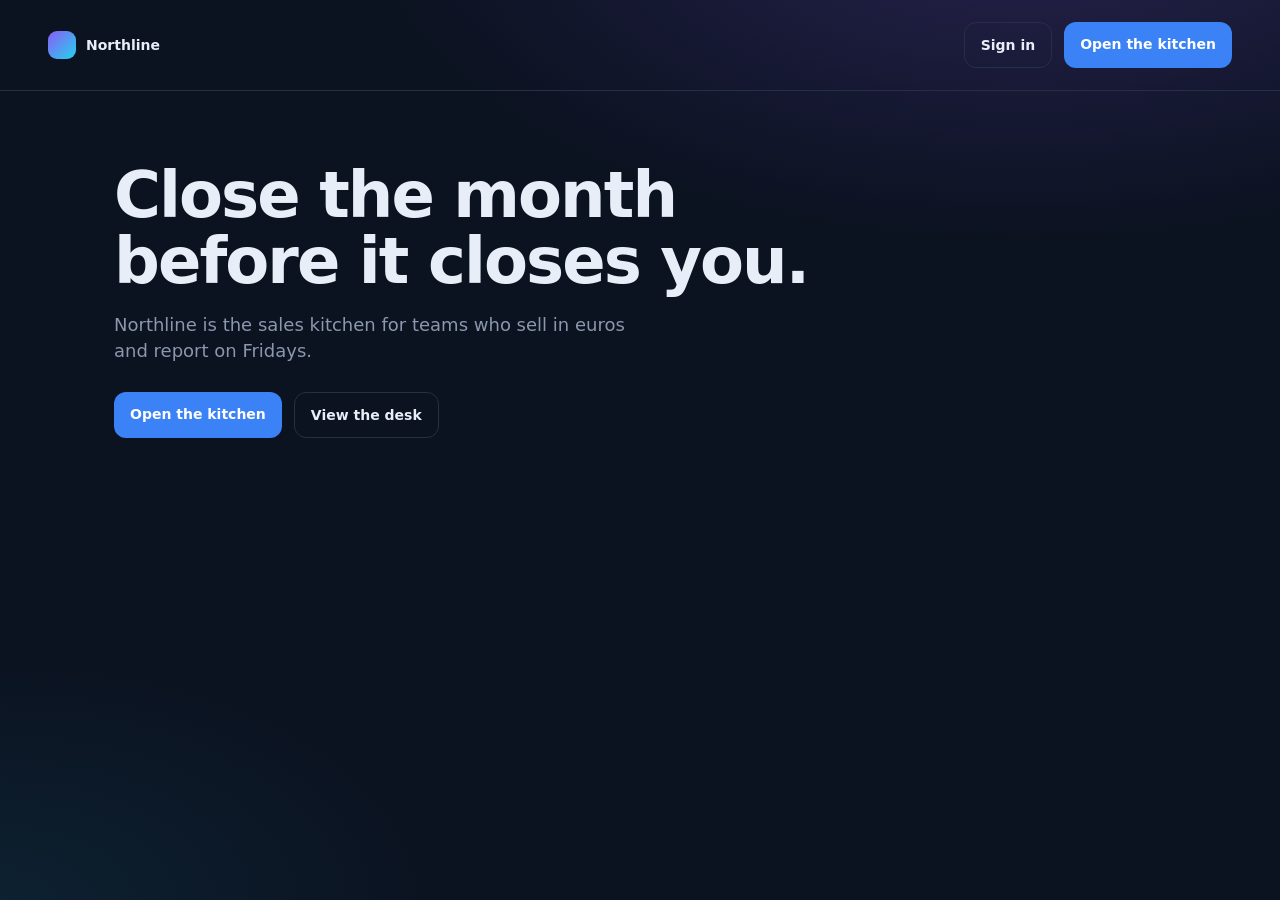
<file: index.html>
<!doctype html><html lang="en"><head><meta charset="utf-8"><meta name="viewport" content="width=device-width,initial-scale=1"><title>Northline — See the floor. Close the book.</title><link rel="stylesheet" href="northline.css"></head><body class="mkt"><header class="nav"><div class="brand"><div class="mark"></div>Northline</div><div class="row"><a class="btn ghost" href="login.html">Sign in</a><a class="btn" href="signup.html">Open the kitchen</a></div></header><section class="hero"><h1>Close the month before it closes you.</h1><p>Northline is the sales kitchen for teams who sell in euros and report on Fridays.</p><div class="row"><a class="btn" href="signup.html">Open the kitchen</a><a class="btn ghost" href="overview.html">View the desk</a></div></section></body></html>
</file>
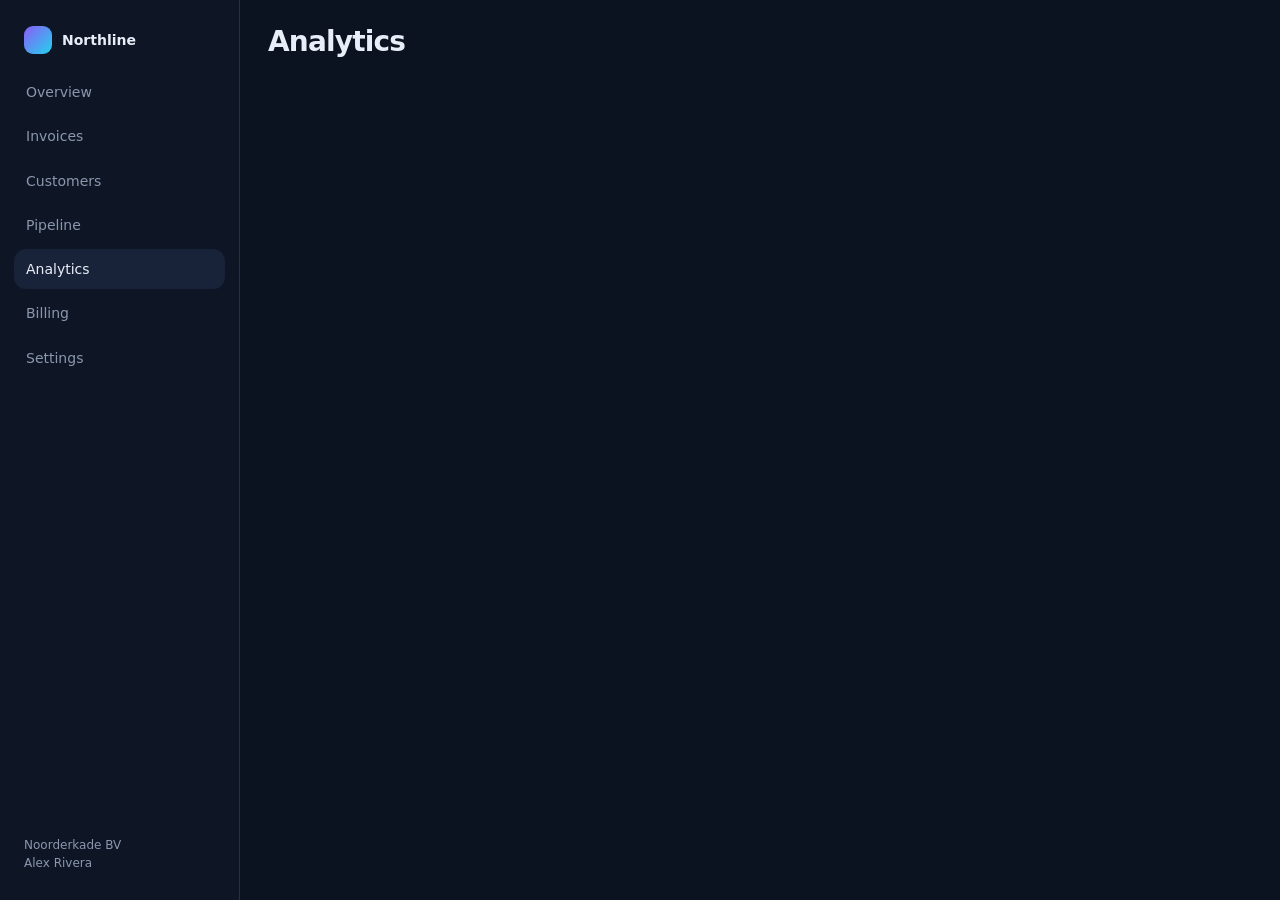
<file: analytics.html>
<!doctype html><html lang="en"><head><meta charset="utf-8"><meta name="viewport" content="width=device-width,initial-scale=1"><title>Analytics — Northline</title><link rel="stylesheet" href="northline.css"></head><body><div class="app"><aside class="rail" id="rail"></aside><main class="main"><h1>Analytics</h1></main></div><script src="northline.js"></script><script>Northline.shell("analytics.html")</script></body></html>
</file>
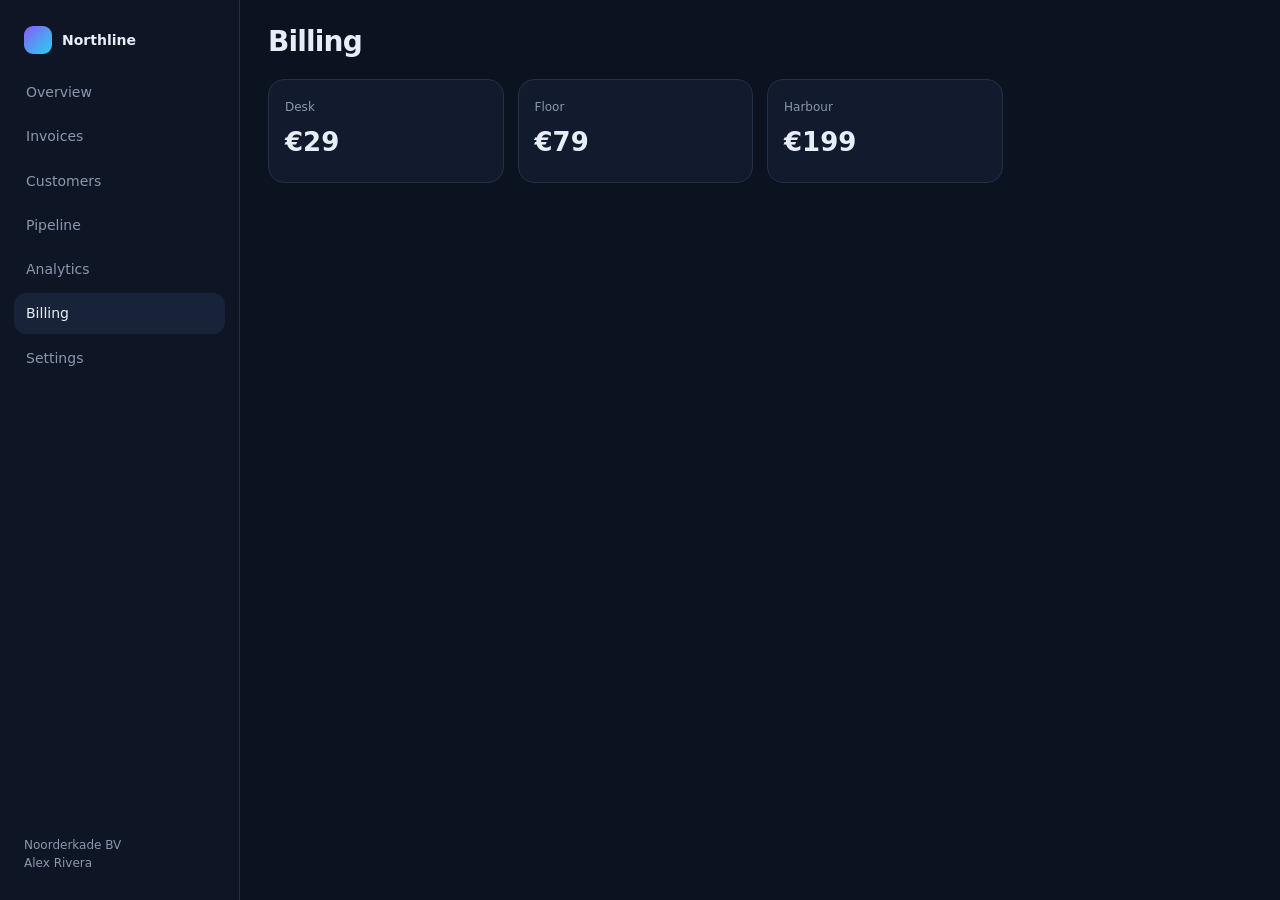
<file: billing.html>
<!doctype html><html lang="en"><head><meta charset="utf-8"><meta name="viewport" content="width=device-width,initial-scale=1"><title>Billing — Northline</title><link rel="stylesheet" href="northline.css"></head><body><div class="app"><aside class="rail" id="rail"></aside><main class="main"><h1>Billing</h1><section class="kpis" style="margin-top:16px"><article class="kpi"><span>Desk</span><b>€29</b></article><article class="kpi"><span>Floor</span><b>€79</b></article><article class="kpi"><span>Harbour</span><b>€199</b></article></section></main></div><script src="northline.js"></script><script>Northline.shell("billing.html")</script></body></html>
</file>
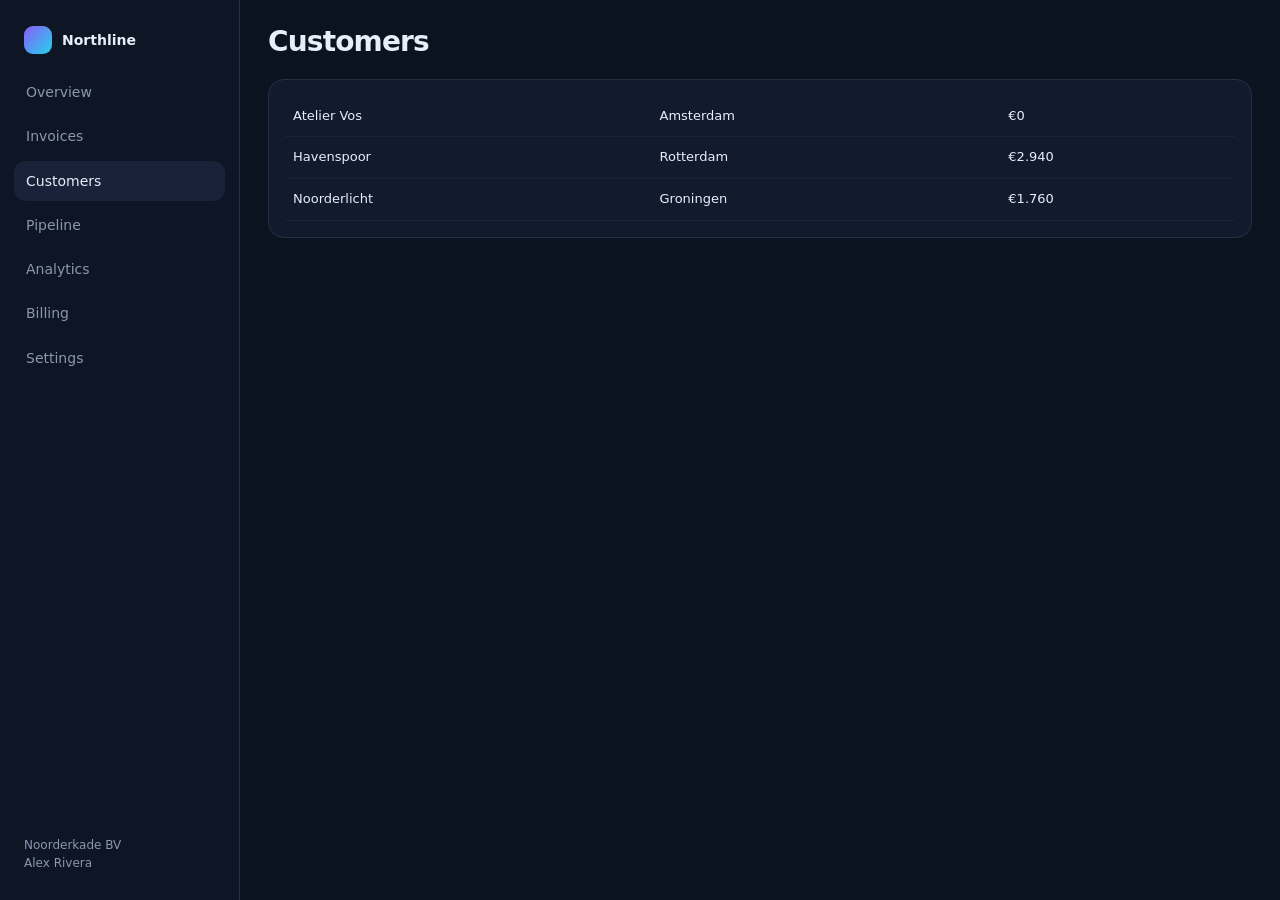
<file: customers.html>
<!doctype html><html lang="en"><head><meta charset="utf-8"><meta name="viewport" content="width=device-width,initial-scale=1"><title>Customers — Northline</title><link rel="stylesheet" href="northline.css"></head><body><div class="app"><aside class="rail" id="rail"></aside><main class="main"><h1>Customers</h1><article class="panel" style="margin-top:16px"><table class="table"><tbody><tr><td>Atelier Vos</td><td>Amsterdam</td><td>€0</td></tr><tr><td>Havenspoor</td><td>Rotterdam</td><td>€2.940</td></tr><tr><td>Noorderlicht</td><td>Groningen</td><td>€1.760</td></tr></tbody></table></article></main></div><script src="northline.js"></script><script>Northline.shell("customers.html")</script></body></html>
</file>
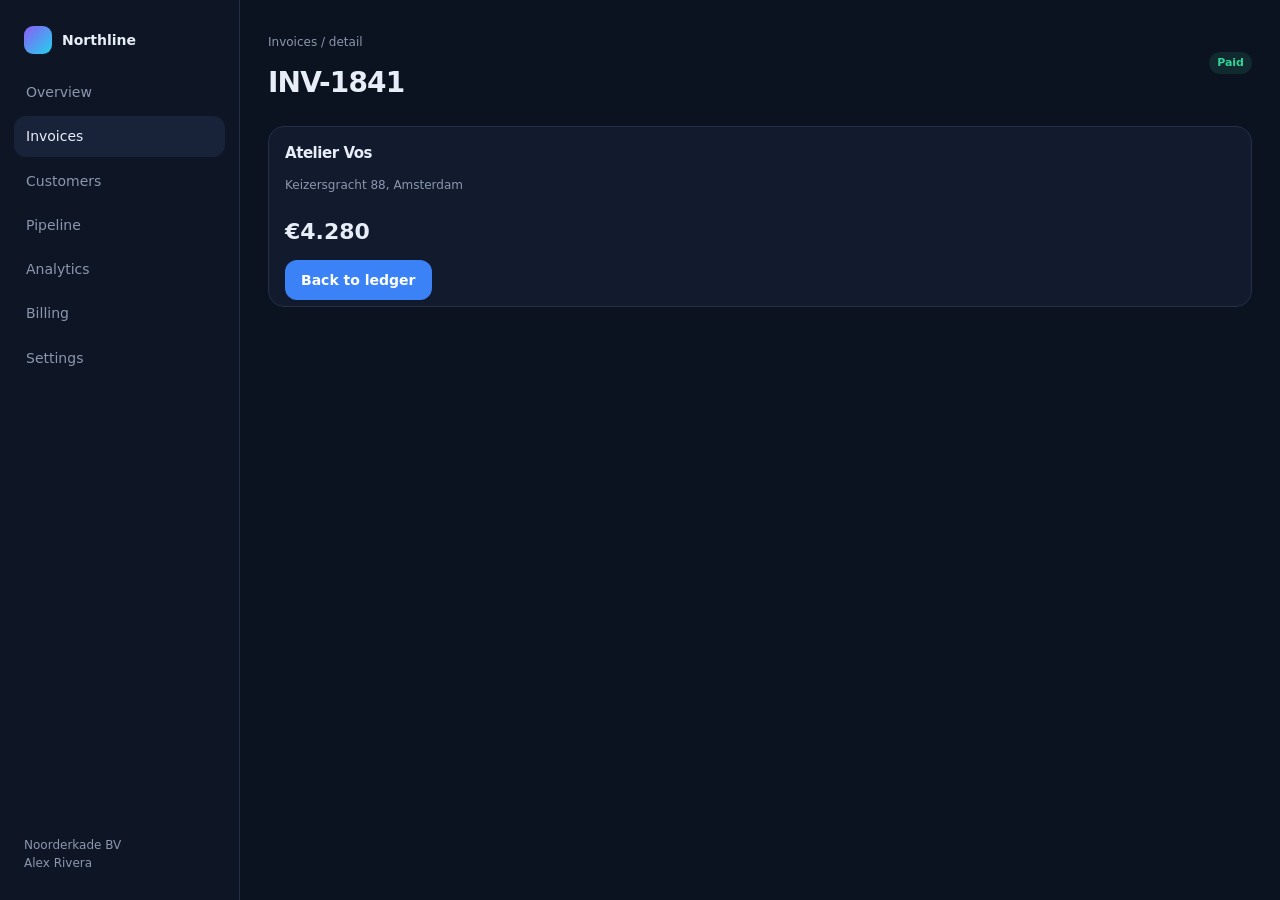
<file: invoice.html>
<!doctype html><html lang="en"><head><meta charset="utf-8"><meta name="viewport" content="width=device-width,initial-scale=1"><title>Invoice — Northline</title><link rel="stylesheet" href="northline.css"></head><body><div class="app"><aside class="rail" id="rail"></aside><main class="main"><div class="top"><div><p class="note"><a href="invoices.html">Invoices</a> / detail</p><h1 id="hid">INV-1841</h1></div><span class="pill Paid">Paid</span></div><article class="panel"><h2>Atelier Vos</h2><p class="note">Keizersgracht 88, Amsterdam</p><p style="font-size:22px"><b>€4.280</b></p><a class="btn" href="invoices.html">Back to ledger</a></article></main></div><script src="northline.js"></script><script>Northline.shell("invoices.html");const id=new URLSearchParams(location.search).get("id");if(id)document.getElementById("hid").textContent=id;</script></body></html>
</file>
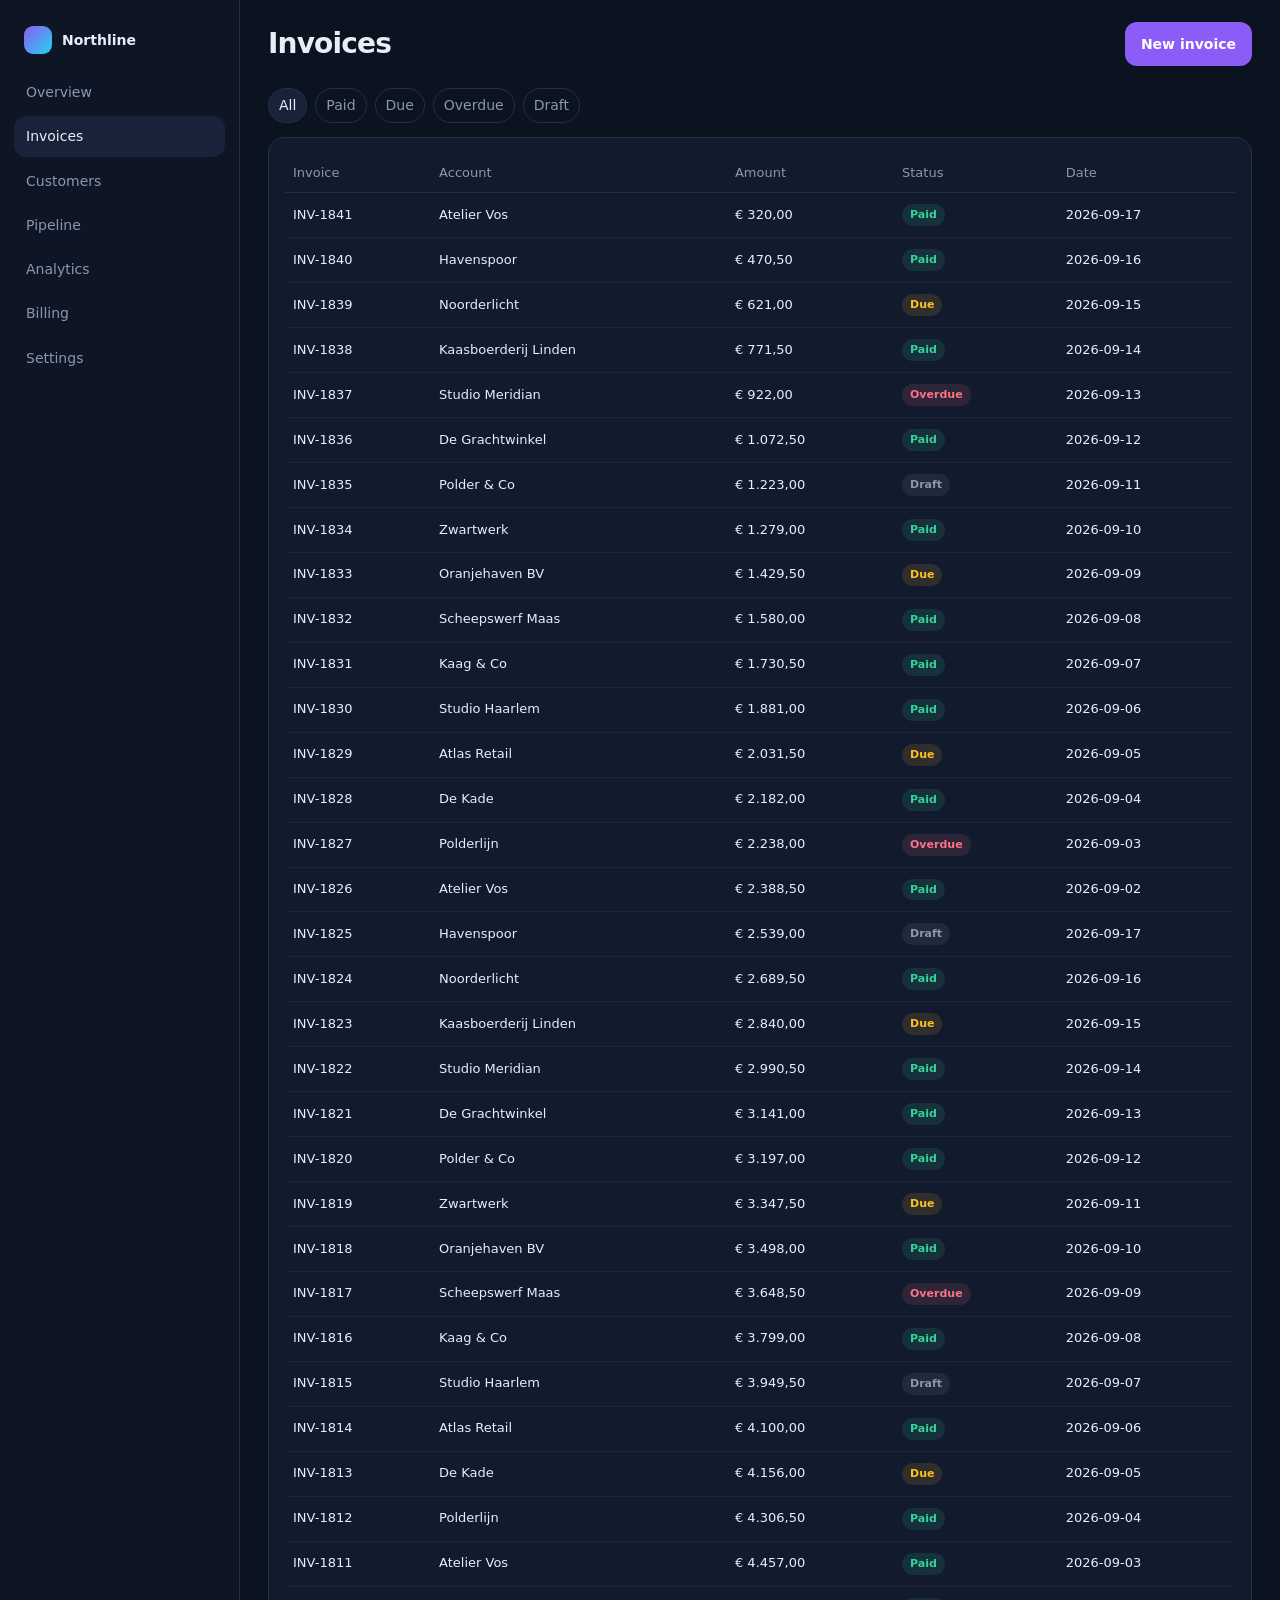
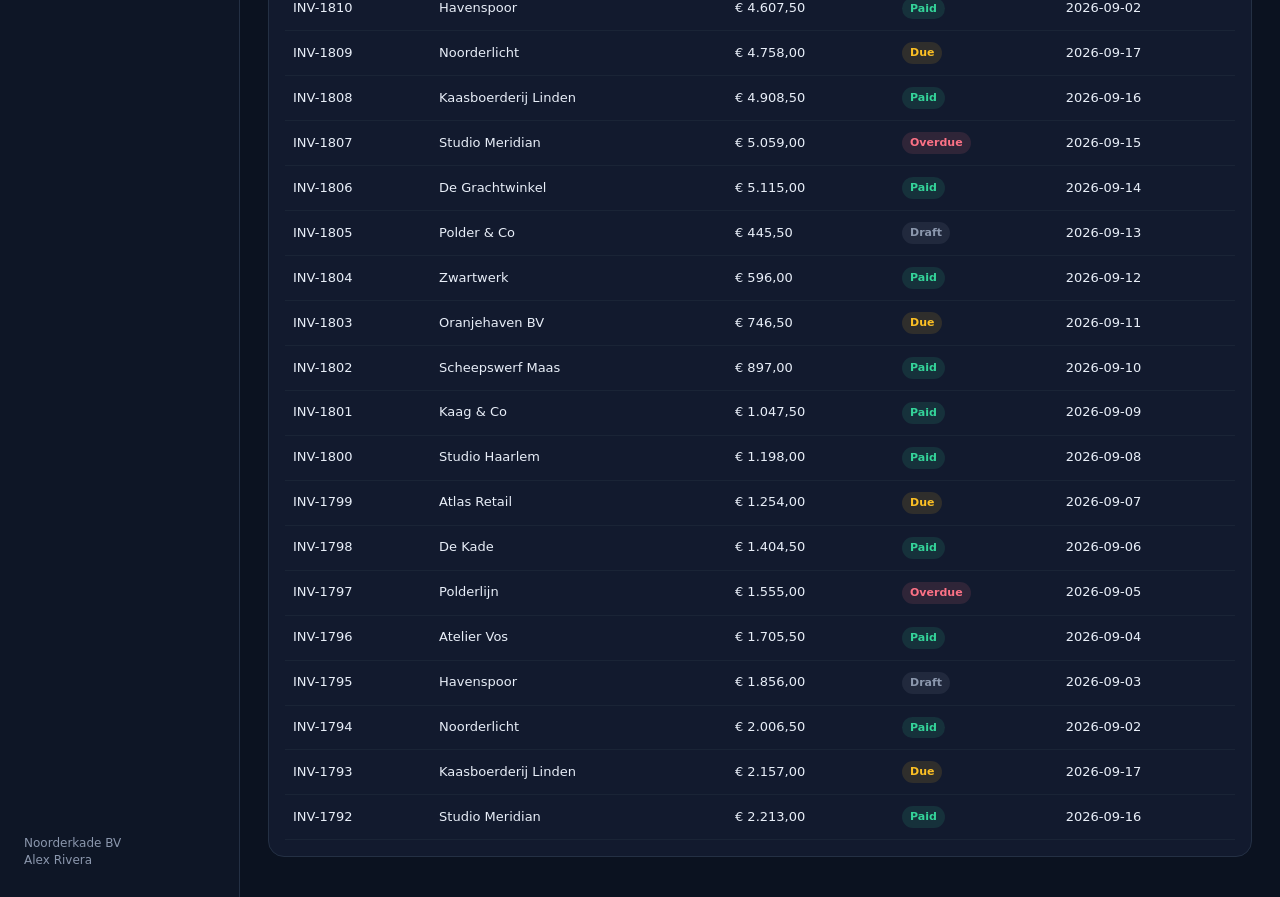
<file: invoices.html>
<!doctype html><html lang="en"><head><meta charset="utf-8"><meta name="viewport" content="width=device-width,initial-scale=1"><title>Invoices — Northline</title><link rel="stylesheet" href="northline.css"></head><body><div class="app"><aside class="rail" id="rail"></aside><main class="main"><div class="top"><h1>Invoices</h1><a class="btn violet" href="invoice.html">New invoice</a></div><div class="filters"><button class="chip on" data-filter="All">All</button><button class="chip" data-filter="Paid">Paid</button><button class="chip" data-filter="Due">Due</button><button class="chip" data-filter="Overdue">Overdue</button><button class="chip" data-filter="Draft">Draft</button></div><article class="panel"><table class="table" id="ledger"><thead><tr><th>Invoice</th><th>Account</th><th>Amount</th><th>Status</th><th>Date</th></tr></thead><tbody></tbody></table></article></main></div><script src="northline.js"></script><script>Northline.shell("invoices.html");Northline.bindFilters("ledger")</script></body></html>
</file>
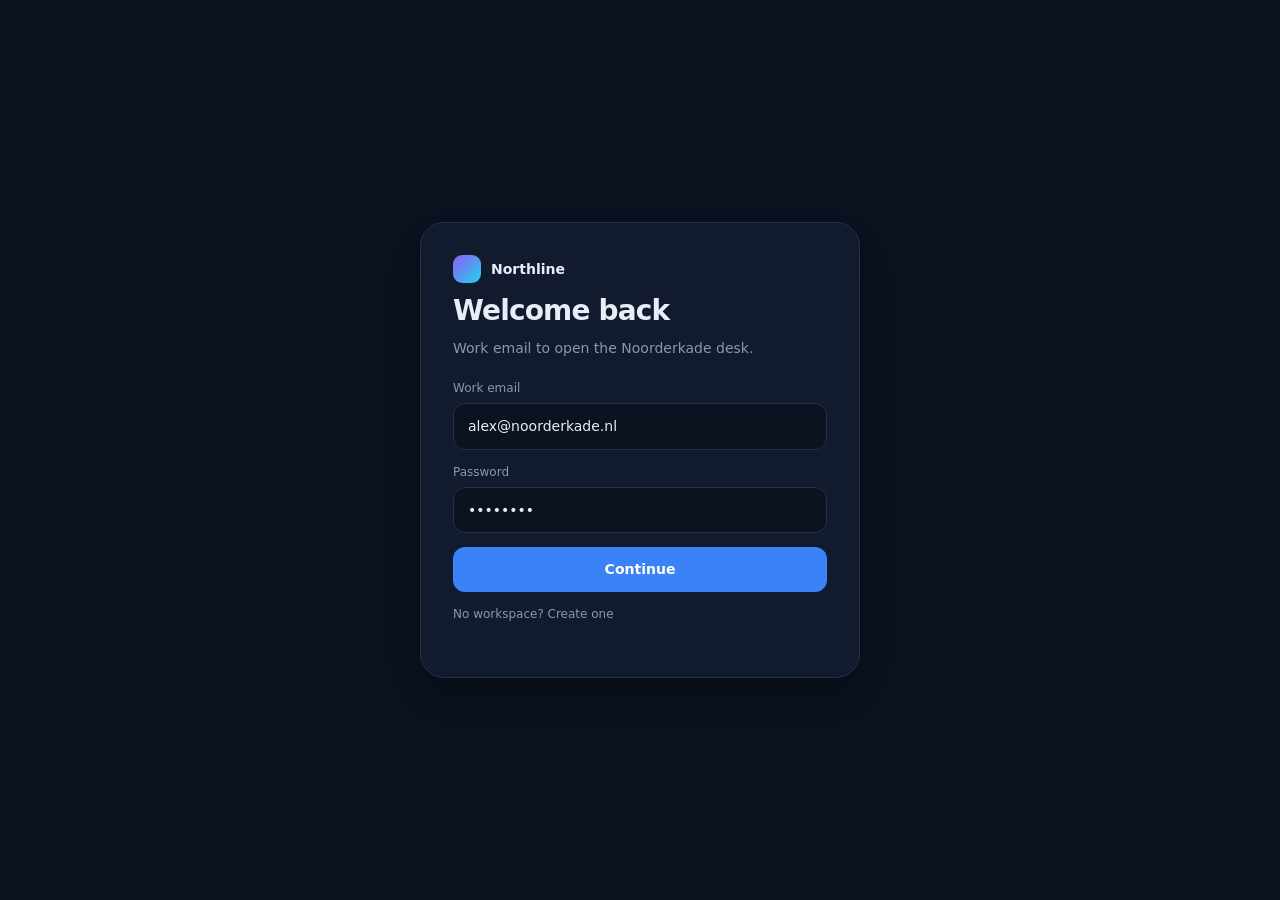
<file: login.html>
<!doctype html><html lang="en"><head><meta charset="utf-8"><meta name="viewport" content="width=device-width,initial-scale=1"><title>Sign in — Northline</title><link rel="stylesheet" href="northline.css"></head><body><div class="auth"><form class="card" action="overview.html"><div class="brand"><div class="mark"></div>Northline</div><h1>Welcome back</h1><p>Work email to open the Noorderkade desk.</p><label class="field"><span>Work email</span><input type="email" value="alex@noorderkade.nl" required></label><label class="field"><span>Password</span><input type="password" value="********" required></label><button class="btn" style="width:100%" type="submit">Continue</button><p class="note" style="margin-top:14px">No workspace? <a href="signup.html">Create one</a></p></form></div></body></html>
</file>
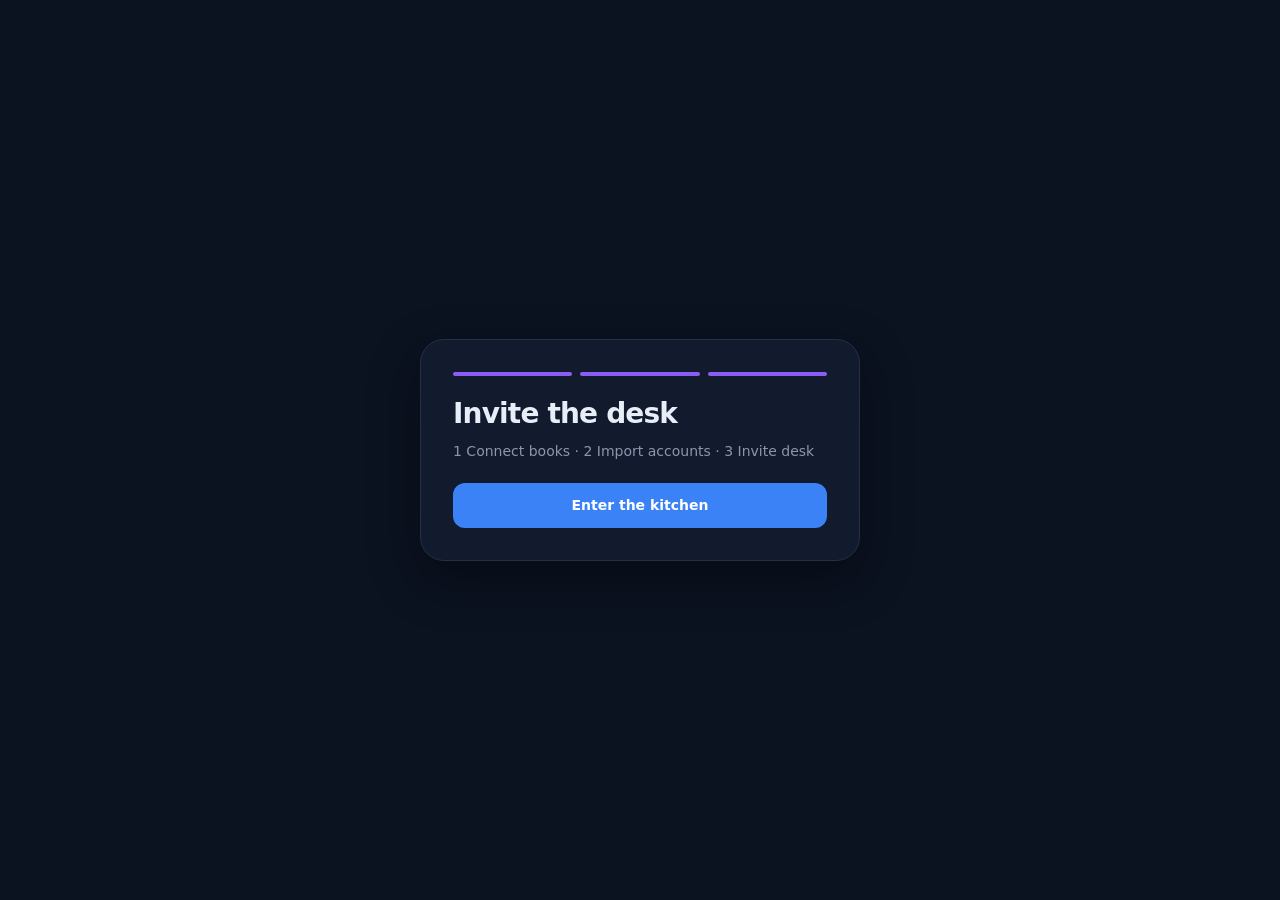
<file: onboarding.html>
<!doctype html><html lang="en"><head><meta charset="utf-8"><meta name="viewport" content="width=device-width,initial-scale=1"><title>Onboarding — Northline</title><link rel="stylesheet" href="northline.css"></head><body><div class="auth"><form class="card" action="overview.html"><div class="steps"><i class="on"></i><i class="on"></i><i class="on"></i></div><h1>Invite the desk</h1><p>1 Connect books · 2 Import accounts · 3 Invite desk</p><button class="btn" style="width:100%">Enter the kitchen</button></form></div></body></html>
</file>
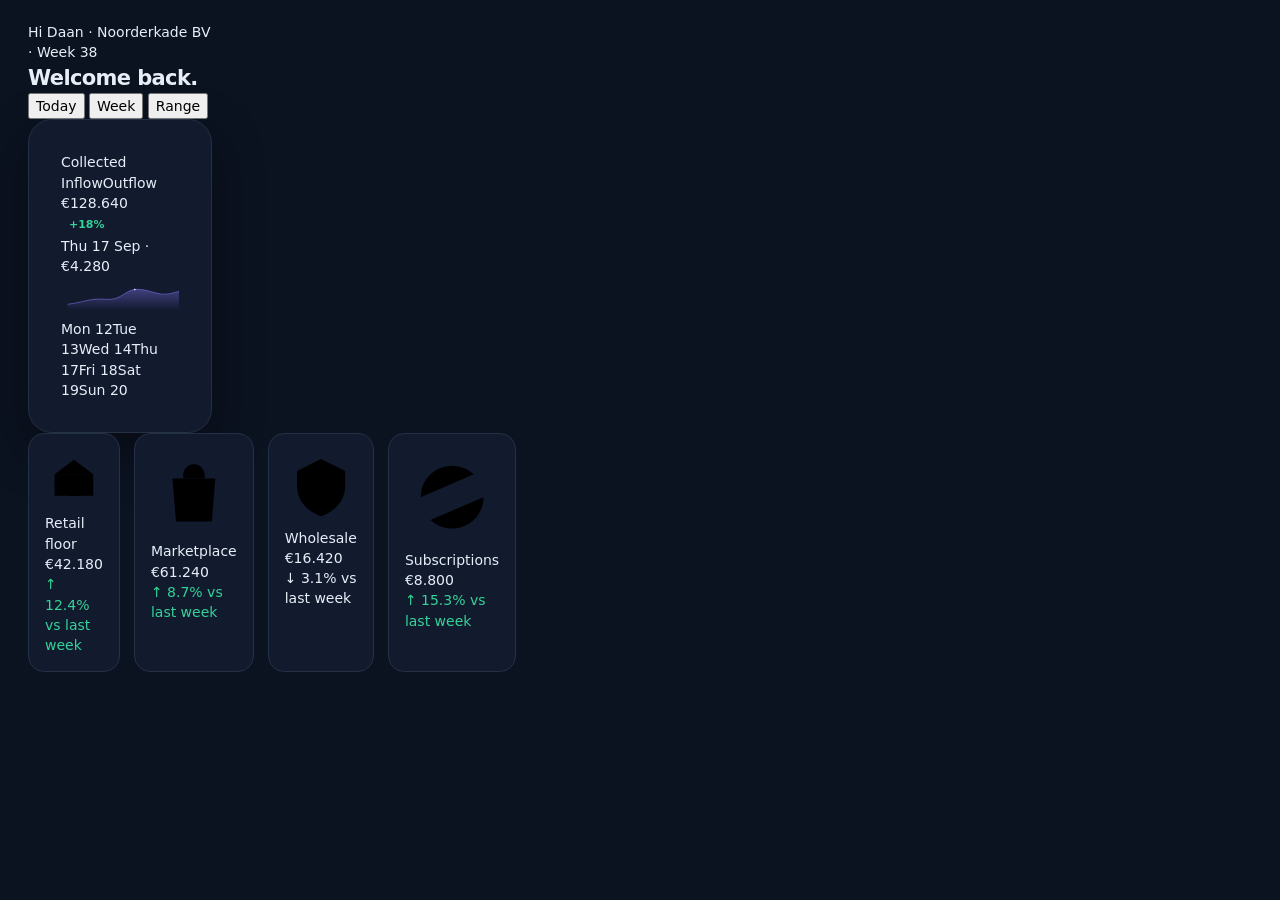
<file: overview.html>
<!DOCTYPE html>
<html lang="en">
<head>
<meta charset="UTF-8" />
<meta name="viewport" content="width=device-width, initial-scale=1" />
<title>Northline — Overview</title>
<link rel="icon" href="favicon.svg" type="image/svg+xml" />
<link rel="preconnect" href="https://fonts.googleapis.com" />
<link rel="preconnect" href="https://fonts.gstatic.com" crossorigin />
<link href="https://fonts.googleapis.com/css2?family=Plus+Jakarta+Sans:wght@400;500;600;700&display=swap" rel="stylesheet" />
<link rel="stylesheet" href="northline.css" />
</head>
<body>
<div class="app" data-app data-nav="overview">
  <section class="main">
    <div class="content">
      <div class="hello">
        <div>
          <div class="sub">Hi Daan · Noorderkade BV · Week 38</div>
          <h1>Welcome back.</h1>
        </div>
        <div class="seg">
          <button>Today</button>
          <button class="on">Week</button>
          <button>Range</button>
        </div>
      </div>
      <article class="card balance">
        <div>
          <div class="bal-label">Collected</div>
          <div class="tabs"><span class="on">Inflow</span><span>Outflow</span></div>
          <div class="display">€128.640 <span class="pill up">+18%</span></div>
        </div>
        <div class="chart">
          <div class="tip">Thu 17 Sep · €4.280</div>
          <svg viewBox="0 0 640 200" preserveAspectRatio="none" aria-hidden="true">
            <defs>
              <linearGradient id="fill" x1="0" x2="0" y1="0" y2="1">
                <stop offset="0" stop-color="#8B7CFF" stop-opacity="0.38"/>
                <stop offset="1" stop-color="#8B7CFF" stop-opacity="0"/>
              </linearGradient>
            </defs>
            <g stroke="#243044" stroke-width="1" opacity="0.9">
              <line x1="36" y1="28" x2="640" y2="28"/>
              <line x1="36" y1="70" x2="640" y2="70"/>
              <line x1="36" y1="112" x2="640" y2="112"/>
              <line x1="36" y1="154" x2="640" y2="154"/>
            </g>
            <path d="M36,148 C90,142 130,128 170,122 C220,114 250,128 290,118 C330,108 360,72 400,68 C450,62 500,86 540,92 C580,98 610,84 640,78 L640,180 L36,180 Z" fill="url(#fill)"/>
            <path d="M36,148 C90,142 130,128 170,122 C220,114 250,128 290,118 C330,108 360,72 400,68 C450,62 500,86 540,92 C580,98 610,84 640,78" fill="none" stroke="#8B7CFF" stroke-width="2.6"/>
            <circle cx="400" cy="68" r="7" fill="#8B7CFF" opacity="0.25"/>
            <circle cx="400" cy="68" r="4.2" fill="#E8EEF8"/>
          </svg>
          <div class="chart-axis">
            <span>Mon 12</span><span>Tue 13</span><span>Wed 14</span><span>Thu 17</span><span>Fri 18</span><span>Sat 19</span><span>Sun 20</span>
          </div>
        </div>
      </article>
      <div class="kpis">
        <div class="kpi"><div class="ico ico-cyan"><svg viewBox="0 0 24 24"><path d="M4 10h16v9H4z"/><path d="M4 10l8-6 8 6"/><path d="M10 19v-5h4v5"/></svg></div><div class="kpi-body"><div class="k">Retail floor</div><div class="v">€42.180</div><div class="d" style="color:var(--emerald)">↑ 12.4% vs last week</div></div></div>
        <div class="kpi"><div class="ico ico-violet"><svg viewBox="0 0 24 24"><path d="M6 8h12l-1 12H7L6 8z"/><path d="M9 8V7a3 3 0 0 1 6 0v1"/></svg></div><div class="kpi-body"><div class="k">Marketplace</div><div class="v">€61.240</div><div class="d" style="color:var(--emerald)">↑ 8.7% vs last week</div></div></div>
        <div class="kpi"><div class="ico ico-amber"><svg viewBox="0 0 24 24"><path d="M12 3l8 4v5c0 5-3.5 8.5-8 10-4.5-1.5-8-5-8-10V7z"/></svg></div><div class="kpi-body"><div class="k">Wholesale</div><div class="v">€16.420</div><div class="d" style="color:var(--danger)">↓ 3.1% vs last week</div></div></div>
        <div class="kpi"><div class="ico ico-emerald"><svg viewBox="0 0 24 24"><path d="M4 12a8 8 0 0 1 13.5-5.8"/><path d="M20 12a8 8 0 0 1-13.5 5.8"/></svg></div><div class="kpi-body"><div class="k">Subscriptions</div><div class="v">€8.800</div><div class="d" style="color:var(--emerald)">↑ 15.3% vs last week</div></div></div>
      </div>
    </div>
  </section>
</div>
<script src="northline.js"></script>
</body>
</html>
</file>
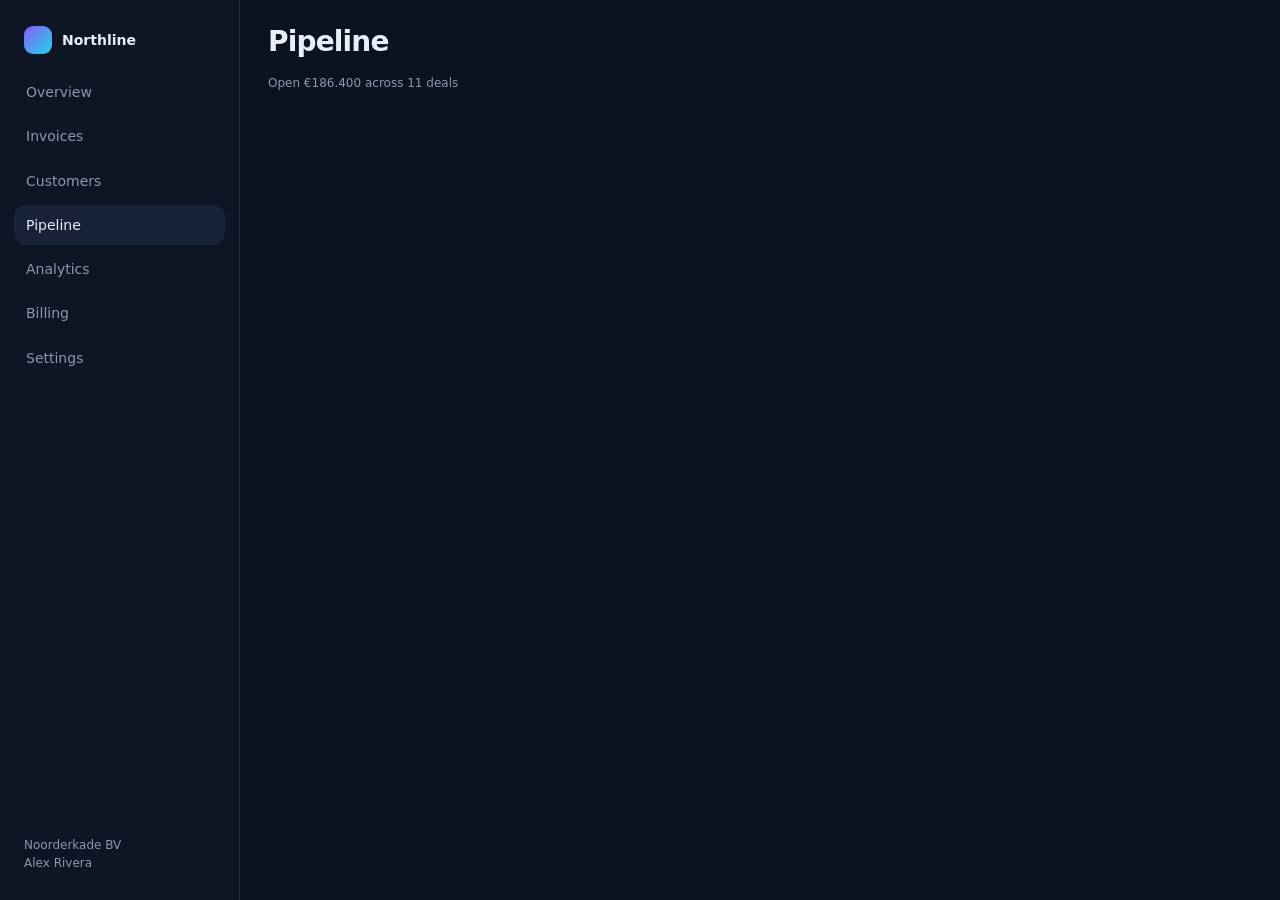
<file: pipeline.html>
<!doctype html><html lang="en"><head><meta charset="utf-8"><meta name="viewport" content="width=device-width,initial-scale=1"><title>Pipeline — Northline</title><link rel="stylesheet" href="northline.css"></head><body><div class="app"><aside class="rail" id="rail"></aside><main class="main"><h1>Pipeline</h1><p class="note">Open €186.400 across 11 deals</p></main></div><script src="northline.js"></script><script>Northline.shell("pipeline.html")</script></body></html>
</file>
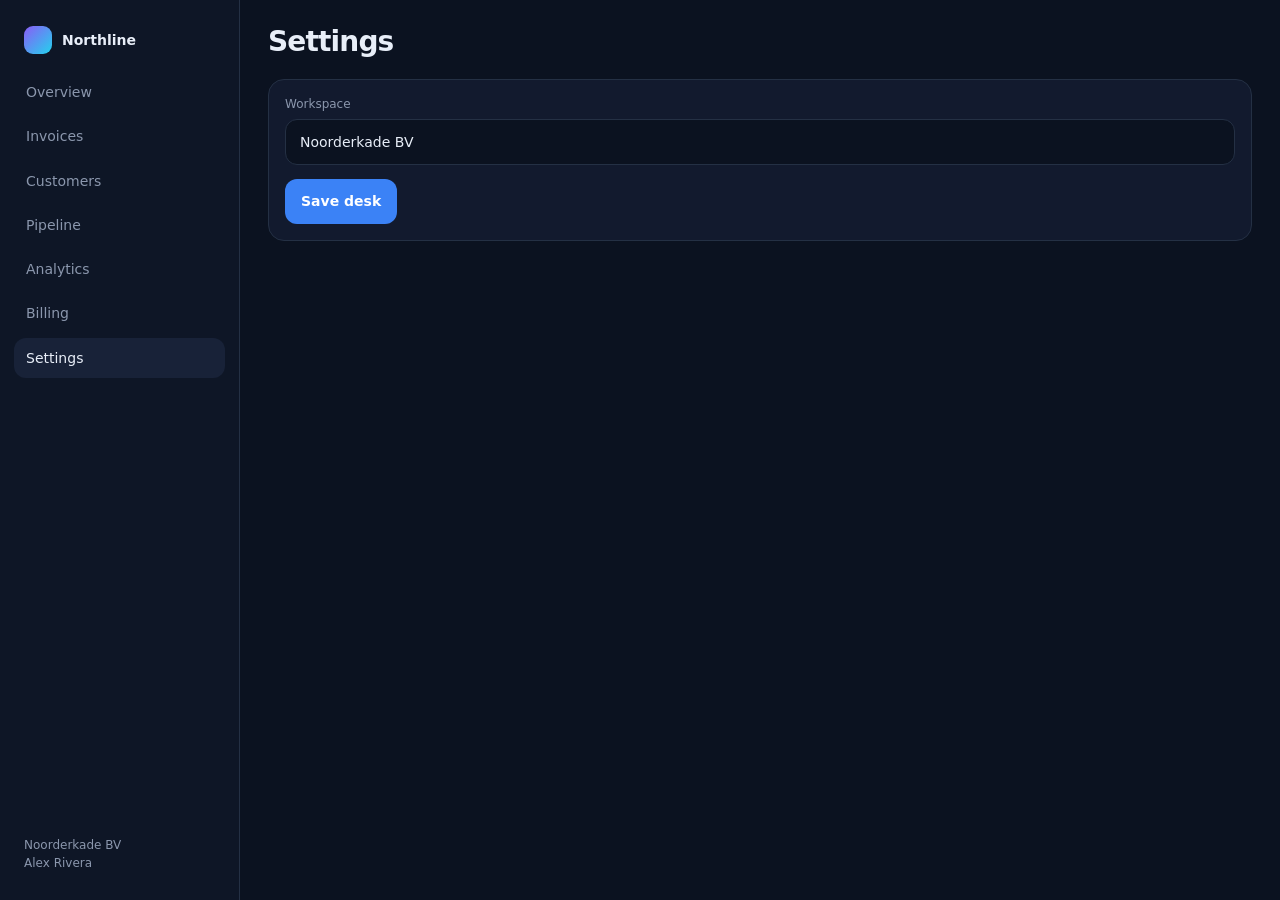
<file: settings.html>
<!doctype html><html lang="en"><head><meta charset="utf-8"><meta name="viewport" content="width=device-width,initial-scale=1"><title>Settings — Northline</title><link rel="stylesheet" href="northline.css"></head><body><div class="app"><aside class="rail" id="rail"></aside><main class="main"><h1>Settings</h1><article class="panel" style="margin-top:16px"><label class="field"><span>Workspace</span><input value="Noorderkade BV"></label><button class="btn">Save desk</button></article></main></div><script src="northline.js"></script><script>Northline.shell("settings.html")</script></body></html>
</file>
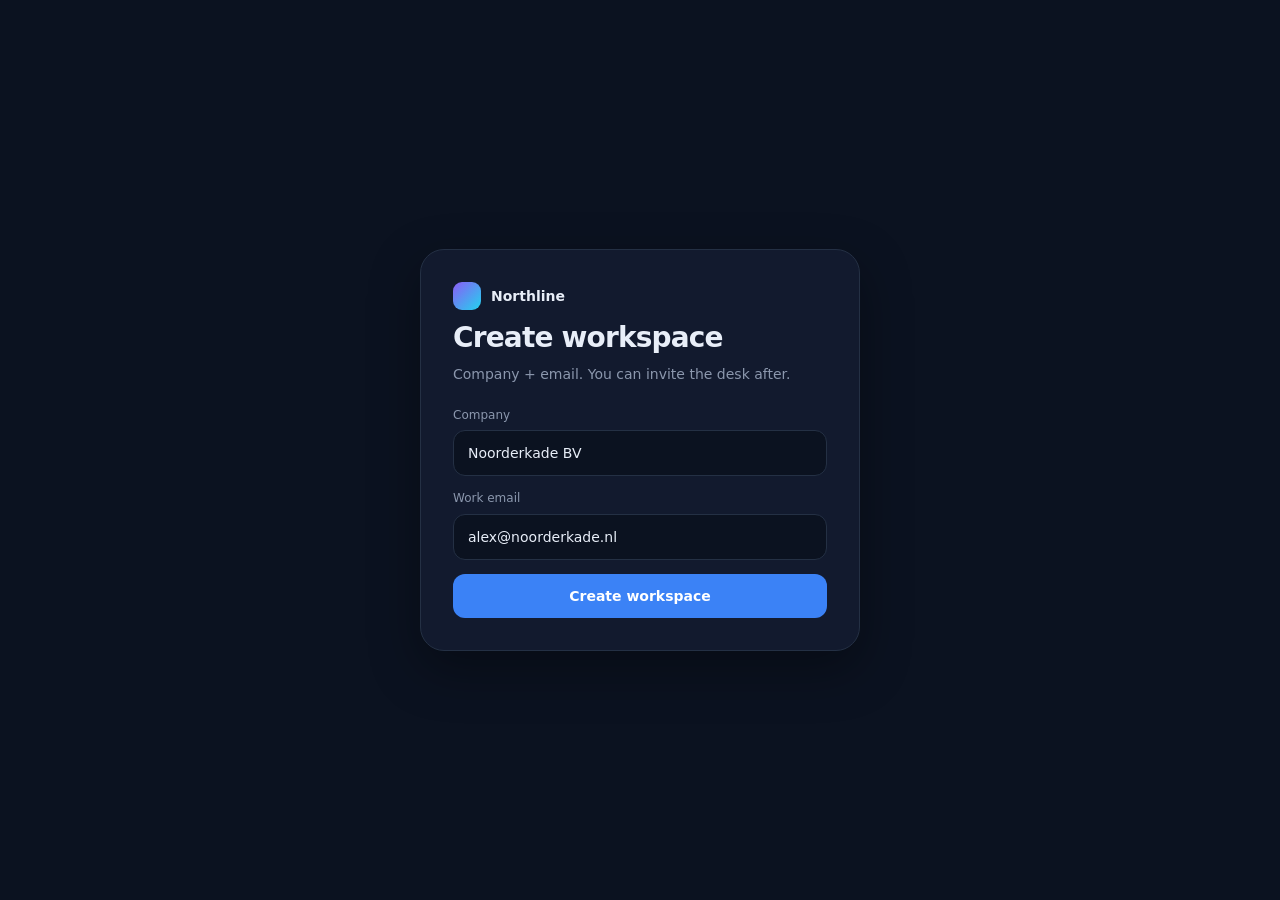
<file: signup.html>
<!doctype html><html lang="en"><head><meta charset="utf-8"><meta name="viewport" content="width=device-width,initial-scale=1"><title>Create workspace — Northline</title><link rel="stylesheet" href="northline.css"></head><body><div class="auth"><form class="card" action="onboarding.html"><div class="brand"><div class="mark"></div>Northline</div><h1>Create workspace</h1><p>Company + email. You can invite the desk after.</p><label class="field"><span>Company</span><input value="Noorderkade BV" required></label><label class="field"><span>Work email</span><input type="email" value="alex@noorderkade.nl" required></label><button class="btn" style="width:100%" type="submit">Create workspace</button></form></div></body></html>
</file>
<file: northline.css>
:root{--void:#0B1220;--surface:#121A2E;--raised:#182238;--hairline:#243044;--text:#E8EEF8;--muted:#8B97AD;--cyan:#22D3EE;--violet:#8B5CF6;--amber:#FBBF24;--emerald:#34D399;--rose:#FB7185;--cta:#3B82F6;--radius:16px;--sidebar:240px;--shadow:0 18px 50px rgba(0,0,0,.35)}
*{box-sizing:border-box}html,body{margin:0;background:var(--void);color:var(--text);font:14px/1.45 Inter,ui-sans-serif,system-ui,sans-serif}a{color:inherit;text-decoration:none}button,input,select{font:inherit}h1,h2,h3{margin:0;letter-spacing:-.03em}
.mkt{min-height:100vh;background:radial-gradient(1200px 600px at 80% -10%,rgba(139,92,246,.22),transparent 55%),radial-gradient(900px 500px at 0% 100%,rgba(34,211,238,.08),transparent 50%),var(--void)}
.nav{display:flex;align-items:center;justify-content:space-between;padding:22px 48px;border-bottom:1px solid var(--hairline)}
.brand{display:flex;gap:10px;align-items:center;font-weight:700}.mark{width:28px;height:28px;border-radius:9px;background:linear-gradient(135deg,var(--violet),var(--cyan))}
.hero{max-width:1100px;margin:0 auto;padding:72px 24px 40px}.hero h1{font-size:64px;line-height:1.02;max-width:16ch}.hero p{color:var(--muted);font-size:18px;max-width:46ch;margin:18px 0 28px}
.row{display:flex;gap:12px;flex-wrap:wrap}.btn{border:0;border-radius:12px;padding:12px 16px;background:var(--cta);color:#fff;font-weight:600;cursor:pointer}.btn.ghost{background:transparent;border:1px solid var(--hairline);color:var(--text)}.btn.violet{background:var(--violet)}
.preview{margin:40px auto 80px;max-width:1180px;background:var(--surface);border:1px solid var(--hairline);border-radius:24px;overflow:hidden;box-shadow:var(--shadow)}
.auth{min-height:100vh;display:grid;place-items:center;padding:24px}.card{width:min(440px,100%);background:var(--surface);border:1px solid var(--hairline);border-radius:24px;padding:32px;box-shadow:var(--shadow)}.card h1{font-size:28px;margin:8px 0 6px}.card p{color:var(--muted);margin:0 0 22px}.field{display:flex;flex-direction:column;gap:6px;margin-bottom:14px}.field span{color:var(--muted);font-size:12px}.field input,.field select{background:var(--void);border:1px solid var(--hairline);border-radius:12px;padding:12px 14px;color:var(--text)}.steps{display:flex;gap:8px;margin:0 0 18px}.steps i{flex:1;height:4px;border-radius:99px;background:var(--hairline)}.steps i.on{background:var(--violet)}
.app{display:grid;grid-template-columns:var(--sidebar) 1fr;min-height:100vh}.rail{border-right:1px solid var(--hairline);padding:20px 14px;background:#0E1626;display:flex;flex-direction:column}.rail nav a{display:flex;align-items:center;gap:10px;padding:10px 12px;border-radius:12px;color:var(--muted);margin-bottom:4px}.rail nav a.on,.rail nav a:hover{background:var(--raised);color:var(--text)}
.main{padding:22px 28px 40px}.top{display:flex;align-items:center;justify-content:space-between;margin-bottom:22px}.top h1{font-size:28px}.search{background:var(--surface);border:1px solid var(--hairline);border-radius:12px;padding:10px 12px;color:var(--text);min-width:240px}
.kpis{display:grid;grid-template-columns:repeat(4,1fr);gap:14px;margin-bottom:16px}.kpi{background:var(--surface);border:1px solid var(--hairline);border-radius:var(--radius);padding:16px}.kpi b{display:block;font-size:26px;margin:8px 0 4px}.kpi span{color:var(--muted);font-size:12px}.up{color:var(--emerald)}.down{color:var(--rose)}
.grid{display:grid;grid-template-columns:1.5fr .9fr;gap:14px}.panel{background:var(--surface);border:1px solid var(--hairline);border-radius:var(--radius);padding:16px}.panel h2{font-size:15px;margin-bottom:12px}
.bars{display:flex;flex-direction:column;gap:10px}.bar{display:grid;grid-template-columns:110px 1fr 70px;gap:10px;align-items:center;color:var(--muted);font-size:12px}.bar i{height:8px;border-radius:99px;background:var(--void);overflow:hidden}.bar i em{display:block;height:100%;border-radius:99px;background:linear-gradient(90deg,var(--violet),var(--cyan))}
.table{width:100%;border-collapse:collapse;font-size:13px}.table th{text-align:left;color:var(--muted);font-weight:500;padding:10px 8px;border-bottom:1px solid var(--hairline)}.table td{padding:11px 8px;border-bottom:1px solid #1A2436}.pill{display:inline-flex;padding:3px 8px;border-radius:999px;font-size:11px;font-weight:600}.Paid{background:rgba(52,211,153,.12);color:var(--emerald)}.Due{background:rgba(251,191,36,.12);color:var(--amber)}.Overdue{background:rgba(251,113,133,.12);color:var(--rose)}.Draft{background:rgba(139,151,173,.12);color:var(--muted)}
.filters{display:flex;gap:8px;margin:0 0 14px}.chip{border:1px solid var(--hairline);background:transparent;color:var(--muted);border-radius:999px;padding:6px 10px;cursor:pointer}.chip.on{color:var(--text);background:var(--raised)}
.avatar{width:32px;height:32px;border-radius:50%;background:linear-gradient(135deg,#334155,var(--violet))}
.note{color:var(--muted);font-size:12px}
@media(max-width:960px){.app{grid-template-columns:1fr}.rail{display:none}.kpis,.grid{grid-template-columns:1fr}.hero h1{font-size:40px}}
</file>
